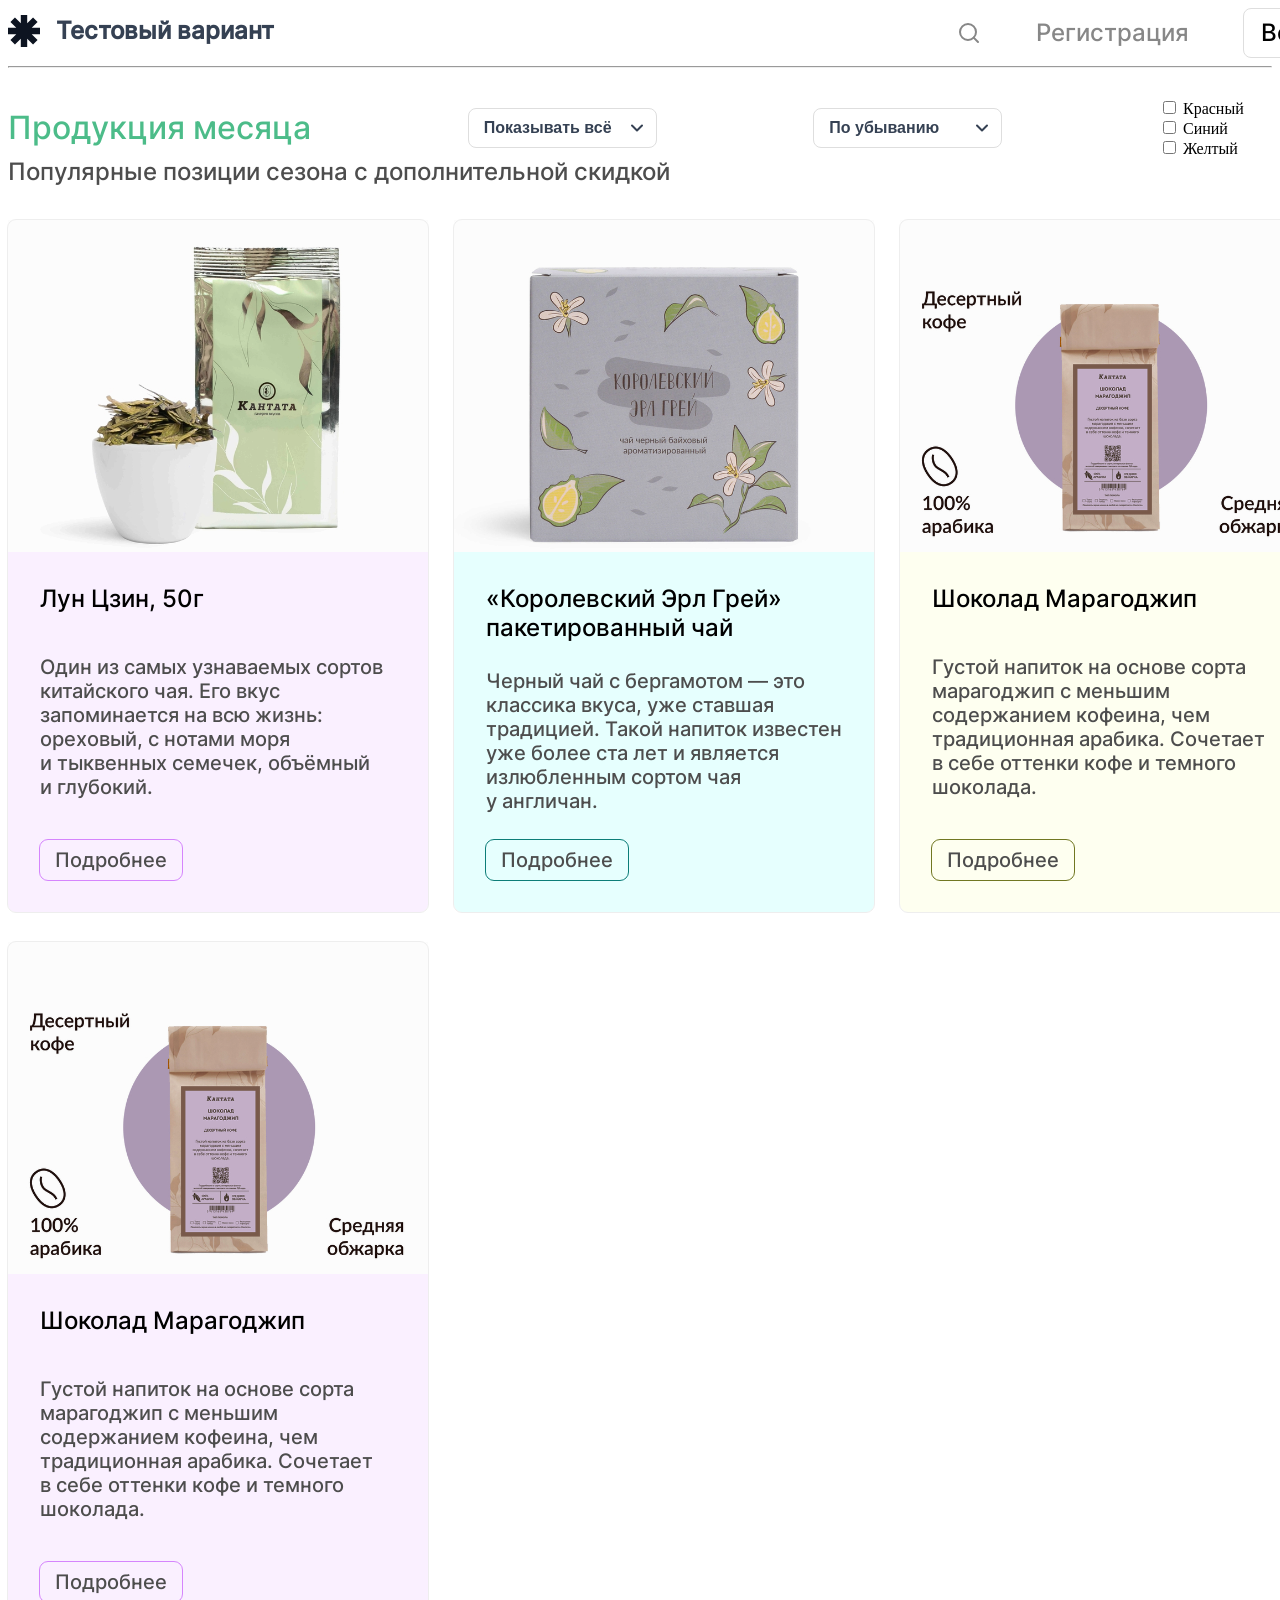
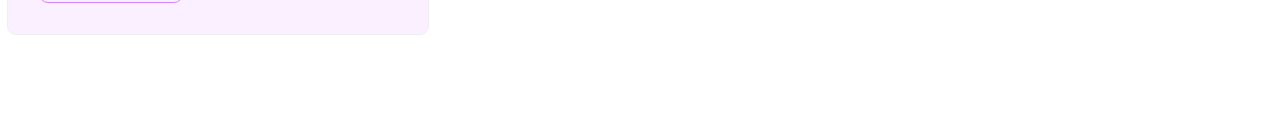
<file: index.html>
<!DOCTYPE html>
<html lang="en">

<head>
    <meta charset="UTF-8">
    <meta name="viewport" content="width=device-width, initial-scale=1.0">
    <link rel="stylesheet" href="style.css">

    <title>Document</title>
</head>

<body>
    <header>
        <div class="container header_content">
            <div class="logotip">
                <div class="ligo_img">
                    <img src="img/Logo.svg" alt="Logo">
                </div>
                <div>
                    <a class="logo_text" href="index.html">Тестовый вариант</a>
                </div>
            </div>
            <div class="reg_log">
                <div class="search_img">
                    <img src="img/search.svg" alt="search">
                </div>
                <div class="reg">
                    <a class="registration">Регистрация</a>
                </div>
                <div class="log">
                    <a class="enter">Войти</a>
                </div>
            </div>
        </div>
    </header>
    <hr>
    <main>
        <div class="container main_content">
            <div class="main_top">
                <div class="main_title">
                    <a class="title">Продукция месяца</a>
                </div>

                <div class="select-container">
                    <select id="type" class="select-box">
                        <option data-f="all" selected value="all">Показывать всё</option>
                        <option data-f="tea" value="tea">Чай</option>
                        <option data-f="coffee" value="coffee">Кофе</option>
                    </select>
                    <div class="icon">
                        <img src="img/Trailing Icon.svg" alt="icon">
                    </div>
                </div>
                <div class="select-container">
                    <select id="date" class="select-box">
                        <option data-f="less" selected value="less">По убыванию</option>
                        <option data-f="more" value="more">По возрастанию</option>
                    </select>
                    <div class="icon">
                        <img src="img/Trailing Icon.svg" alt="icon">
                    </div>
                </div>
                <!-- <div class="select-container">
                    <select id="color" class="select-box">
                        <input type="checkbox" data-f="all"  selected value="all" >Показывать всё
                        <input type="checkbox" data-f="red" value="red">Красный
                        <input type="checkbox" data-f="blue" value="blue">Голубой
                        <input type="checkbox" data-f="yellow" value="yellow">Желтый
                    </select>
                    <div class="icon">
                        <img src="img/Trailing Icon.svg" alt="icon">
                    </div>
                </div> -->
                <div class="select-container">
                    <form id="color" class="check-box">
                        <label><input class="color" type="checkbox" name="color" value="red"> Красный</label><br>
                        <label><input class="color" type="checkbox" name="color" value="blue"> Синий</label><br>
                        <label><input class="color" type="checkbox" name="color" value="yellow"> Желтый</label><br>
                    </form>
                </div>

            </div>
            <div class="top_posicion">
                <p>Популярные позиции сезона с дополнительной скидкой</p>
            </div>
            <div class="content">
                <!-- <div class="card c1">
                    <img class="card_img" src="img/IMG1.svg" alt="Img1">
                    <div class="card_content">
                        <a class="cars_name">Лун Цзин, 50г</a>
                        <a class="card_text">Один из самых узнаваемых сортов китайского чая.
                            Его вкус запоминается на всю жизнь: ореховый, с нотами моря и тыквенных семечек, объёмный
                            и глубокий.</a>
                        <button class="but_c">Подробнее</button>
                    </div>
                </div>
                <div class="card c2">
                    <img class="card_img" src="img/IMG2.svg" alt="Img2">
                    <div class="card_content">
                        <a class="cars_name">«Королевский Эрл Грей» пакетированный чай</a>
                        <a class="card_text">Черный чай с бергамотом — это классика вкуса, уже ставшая традицией.
                            Такой напиток известен уже более ста лет и является излюбленным сортом чая у англичан.</a>
                        <button class="but_c">Подробнее</button>
                    </div>

                </div>
                <div class="card c3">
                    <img class="card_img" src="img/IMG3.svg" alt="Img3">
                    <div class="card_content">
                        <a class="cars_name">Шоколад Марагоджип</a>
                        <a class="card_text">Густой напиток на основе сорта марагоджип с меньшим содержанием кофеина,
                            чем традиционная арабика. Сочетает в себе оттенки кофе и темного шоколада.</a>
                        <button class="but_c">Подробнее</button>
                    </div>
                </div> -->
            </div>
        </div>

    </main>
    <script type="text/javascript" src="data.js"></script>
    <script type="text/javascript" src="json.js"></script>
</body>

</html>
</file>
<file: style.css>
@font-face {
    font-family: "Inter";
    src: url("./Inter-Medium.ttf")
}

body {
    align-items: center;
}

.container {
    width: 1340px;
    margin-left: auto;
    margin-right: auto;
}

.header_content {
    display: flex;
    justify-content: space-between;
    align-items: center;
}

.logotip {
    width: 268px;
    display: flex;
}

.ligo_img {
    margin-right: 16px;
}

.logo_text {
    text-decoration: none;
    color: #354153;
    font-family: Inter;
    font-size: 24px;
    font-style: normal;
    font-weight: 600;
    line-height: 32px;
}

.reg_log {
    width: 391px;
    display: flex;
    justify-content: space-between;
    align-items: center;
}

.search_img {
    /* margin-right: 32px; */
    height: 40px;
    display: flex;
    align-items: center;
    justify-content: center;
}

.reg {
    width: 184px;
    height: 48px;
    display: flex;
    align-items: center;
    justify-content: center;
    /* margin-right: 32px; */

}

.registration {
    text-decoration: none;
    color: #878787;
    font-family: Inter;
    font-size: 24px;
    font-style: normal;
    font-weight: 400;
    line-height: 32px;
}

.log {
    width: 103px;
    height: 48px;
    display: flex;
    align-items: center;
    justify-content: center;
    border-radius: 8px;
    border: 1px solid #DEDEDE;
}

.enter {
    text-decoration: none;
    color: black;
    font-family: Inter;
    font-size: 24px;
    font-style: normal;
    font-weight: 400;
    line-height: 32px;
}

.main_top {
    width: 1340px;
    height: 40px;
    margin-top: 40px;
    display: flex;
    justify-content: space-between;
}

.title {
    text-decoration: none;
    color: #4CBC89;
    font-family: Inter;
    font-size: 32px;
    font-style: normal;
}


.select-container {
    display: flex;
    align-items: center;
    position: relative;
    width: 189px;
    height: 40px;
}

.select-container .icon {
    width: 20px;
    height: 20px;
    position: absolute;
    right: 10px;
    display: flex;
    align-items: center;
    justify-content: center;
}


.select-box {
    border: 1px solid #DEDEDE;
    border-radius: 8px;
    outline: none;
    appearance: none;
    padding: 0 30px 0 15px;
    width: 100%;
    height: 100%;
    color: #354153;
    background-color: white;
    font-size: 16px;
    font-weight: 600;
    line-height: 24px;
}


.top_posicion p {
    margin-top: 8px;
    margin-bottom: 32px;
    text-decoration: none;
    color: #4D4D4D;
    font-family: Inter;
    font-size: 24px;
    font-style: normal;
    font-weight: 400;
    line-height: 32px;
}

.content {
    width: 1340px;
    display: flex;
    justify-content: flex-start;
    margin-bottom: 50px;
    /* margin-bottom: 10px; */
    flex-wrap: wrap;
}

.card {
    width: 420px;
    height: 692px;
    border-radius: 8px;
    outline: 1px solid #EEE;
    display: flex;
    flex-wrap: wrap;
    justify-content: center;
    align-items: flex-start;
    margin-bottom: 30px;
    margin-right: 26px;
}

.card_img {
    width: 420px;
    height: 332px;
}

.card_content {
    width: 356px;
    height: 296px;
    display: flex;
    flex-wrap: wrap;
    align-items: center;
    align-content: space-between;
}

.c1 {
    background-color: #FAF0FF;
}

.c2 {
    background-color: #E6FFFE;
}

.c3 {
    background-color: #FEFFF0;
}

.cars_name {
    text-decoration: none;
    color: black;
    font-family: Inter;
    font-size: 24px;
    font-style: normal;
    font-weight: 400;
    line-height: normal;
}

.card_text {
    text-decoration: none;
    color: #4D4D4D;
    font-family: Inter;
    font-size: 20px;
    font-style: normal;
    font-weight: 400;
    line-height: normal;
}

.c1 .but_c {
    outline: 1px solid #D585FD;
    background-color: #FAF0FF;
}

.c2 .but_c {
    outline: 1px solid #0C7D78;
    background-color: #E6FFFE;
}

.c3 .but_c {
    outline: 1px solid #717722;
    background-color: #FEFFF0;
}

.but_c {
    width: 142px;
    height: 40px;
    border-radius: 8px;
    border: none;
    text-decoration: none;
    color: #4D4D4D;
    font-family: Inter;
    font-size: 20px;
    font-style: normal;
    font-weight: 400;
    line-height: normal;
}
</file>
